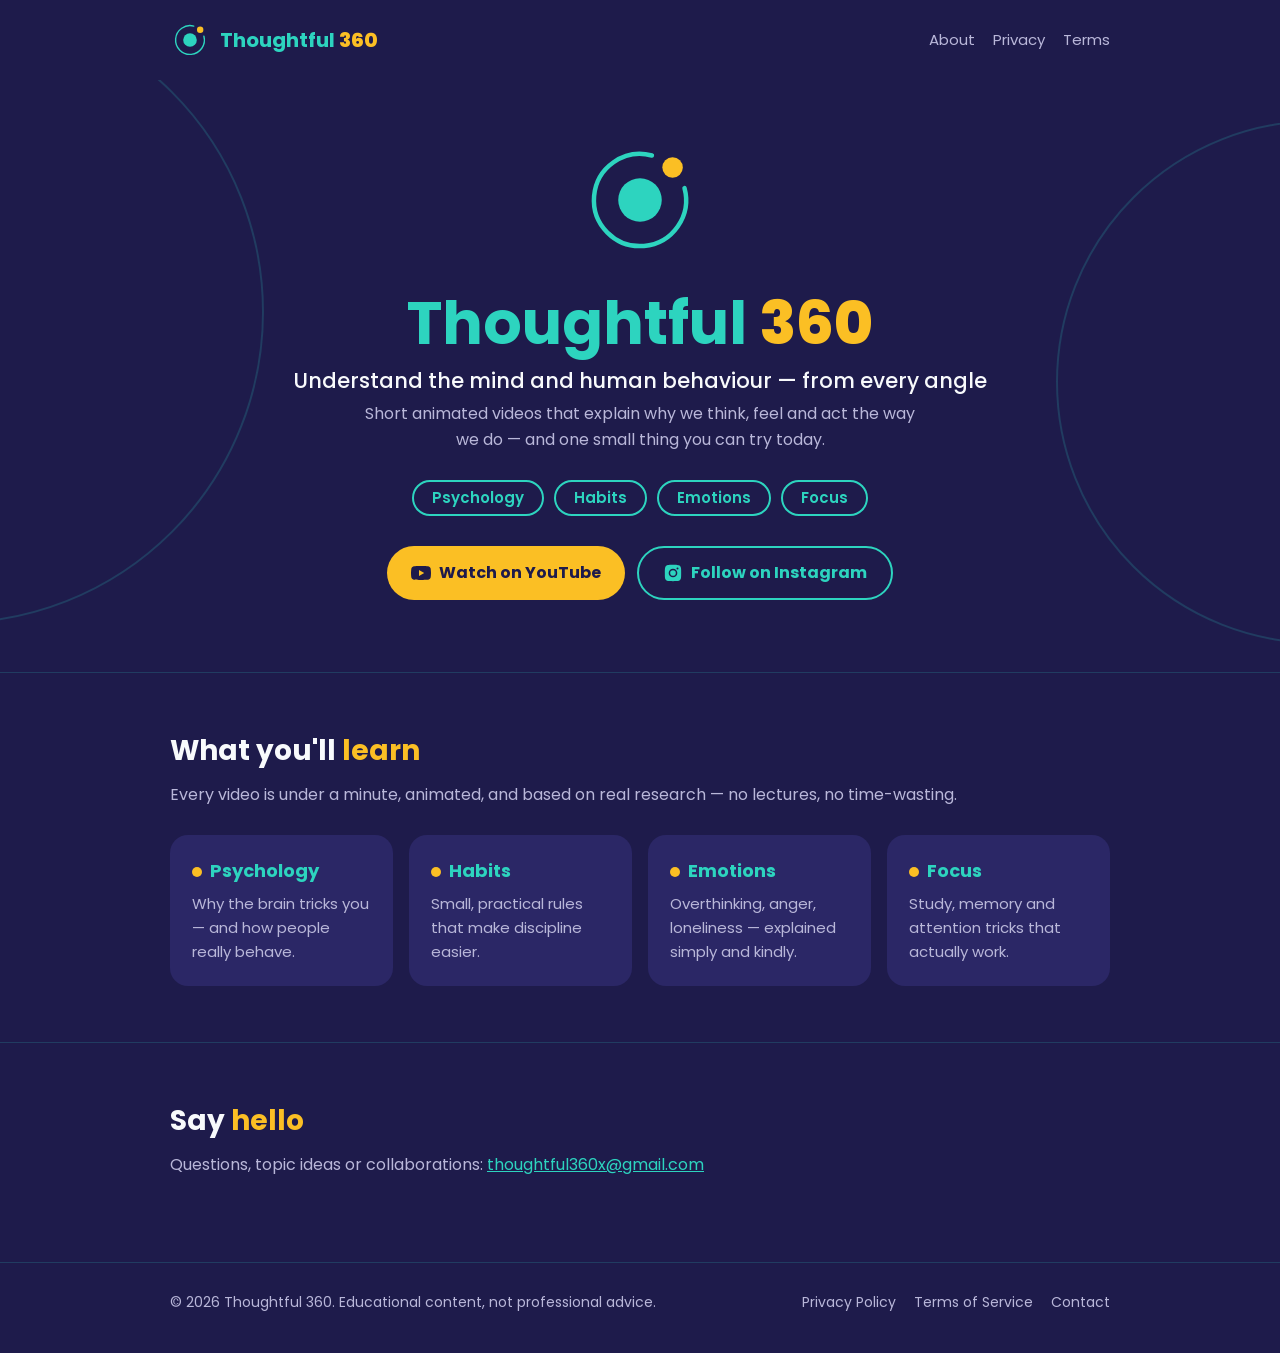
<file: index.html>
<!doctype html>
<html lang="en">
<head>
<meta charset="utf-8">
<meta name="viewport" content="width=device-width, initial-scale=1">
<title>Thoughtful 360 — Psychology, simply explained</title>
<meta name="description" content="Short animated videos on psychology, habits, emotions and focus. Understand the mind and human behaviour from every angle.">
<meta property="og:title" content="Thoughtful 360">
<meta property="og:description" content="Understand the mind and human behaviour from every angle. Short animated psychology videos.">
<meta property="og:image" content="assets/og.png">
<meta property="og:type" content="website">
<meta name="theme-color" content="#1E1B4B">
<link rel="icon" href="assets/favicon.svg" type="image/svg+xml">
<link rel="apple-touch-icon" href="assets/apple-touch-icon.png">
<link rel="preconnect" href="https://fonts.googleapis.com">
<link rel="preconnect" href="https://fonts.gstatic.com" crossorigin>
<link href="https://fonts.googleapis.com/css2?family=Poppins:wght@500;600;700;800&display=swap" rel="stylesheet">
<link rel="stylesheet" href="assets/style.css">
</head>
<body>
<header class="top">
  <div class="wrap">
    <a class="brand" href="./"><img src="assets/icon.svg" alt=""><span>Thoughtful <b>360</b></span></a>
    <nav><a href="#about">About</a><a href="privacy.html">Privacy</a><a href="terms.html">Terms</a></nav>
  </div>
</header>

<main>
  <section class="hero">
    <div class="wrap">
      <img class="mark" src="assets/icon.svg" alt="Thoughtful 360 logo">
      <h1>Thoughtful <b>360</b></h1>
      <p class="tagline">Understand the mind and human behaviour — from every angle</p>
      <p class="sub">Short animated videos that explain why we think, feel and act the way we do — and one small thing you can try today.</p>
      <div class="tags"><span>Psychology</span><span>Habits</span><span>Emotions</span><span>Focus</span></div>
      <div class="cta">
        <a class="btn primary" href="https://www.youtube.com/@thoughtful360x" target="_blank" rel="noopener">
          <svg viewBox="0 0 24 24" aria-hidden="true"><path d="M23.5 6.2a3 3 0 0 0-2.1-2.1C19.5 3.6 12 3.6 12 3.6s-7.5 0-9.4.5A3 3 0 0 0 .5 6.2 31 31 0 0 0 0 12a31 31 0 0 0 .5 5.8 3 3 0 0 0 2.1 2.1c1.9.5 9.4.5 9.4.5s7.5 0 9.4-.5a3 3 0 0 0 2.1-2.1A31 31 0 0 0 24 12a31 31 0 0 0-.5-5.8zM9.6 15.6V8.4l6.3 3.6-6.3 3.6z"/></svg>
          Watch on YouTube</a>
        <a class="btn ghost" href="https://www.instagram.com/thoughtful360x" target="_blank" rel="noopener">
          <svg viewBox="0 0 24 24" aria-hidden="true"><path d="M12 2.2c3.2 0 3.6 0 4.8.1 1.2.1 1.8.2 2.2.4.6.2 1 .5 1.4.9.4.4.7.8.9 1.4.2.4.4 1 .4 2.2.1 1.3.1 1.6.1 4.8s0 3.6-.1 4.8c-.1 1.2-.2 1.8-.4 2.2-.2.6-.5 1-.9 1.4-.4.4-.8.7-1.4.9-.4.2-1 .4-2.2.4-1.3.1-1.6.1-4.8.1s-3.6 0-4.8-.1c-1.2-.1-1.8-.2-2.2-.4-.6-.2-1-.5-1.4-.9-.4-.4-.7-.8-.9-1.4-.2-.4-.4-1-.4-2.2C2.2 15.6 2.2 15.2 2.2 12s0-3.6.1-4.8c.1-1.2.2-1.8.4-2.2.2-.6.5-1 .9-1.4.4-.4.8-.7 1.4-.9.4-.2 1-.4 2.2-.4C8.4 2.2 8.8 2.2 12 2.2zm0 4.6a5.2 5.2 0 1 0 0 10.4 5.2 5.2 0 0 0 0-10.4zm0 8.6a3.4 3.4 0 1 1 0-6.8 3.4 3.4 0 0 1 0 6.8zm5.4-9.9a1.2 1.2 0 1 0 0 2.4 1.2 1.2 0 0 0 0-2.4z"/></svg>
          Follow on Instagram</a>
      </div>
    </div>
  </section>

  <section class="block" id="about">
    <div class="wrap">
      <h2>What you'll <em>learn</em></h2>
      <p>Every video is under a minute, animated, and based on real research — no lectures, no time-wasting.</p>
      <div class="grid">
        <div class="card"><h3><span class="dot"></span>Psychology</h3><p>Why the brain tricks you — and how people really behave.</p></div>
        <div class="card"><h3><span class="dot"></span>Habits</h3><p>Small, practical rules that make discipline easier.</p></div>
        <div class="card"><h3><span class="dot"></span>Emotions</h3><p>Overthinking, anger, loneliness — explained simply and kindly.</p></div>
        <div class="card"><h3><span class="dot"></span>Focus</h3><p>Study, memory and attention tricks that actually work.</p></div>
      </div>
    </div>
  </section>

  <section class="block">
    <div class="wrap">
      <h2>Say <em>hello</em></h2>
      <p>Questions, topic ideas or collaborations: <a href="mailto:thoughtful360x@gmail.com">thoughtful360x@gmail.com</a></p>
    </div>
  </section>
</main>

<footer>
  <div class="wrap">
    <span>© <span id="y">2026</span> Thoughtful 360. Educational content, not professional advice.</span>
    <nav><a href="privacy.html">Privacy Policy</a><a href="terms.html">Terms of Service</a><a href="mailto:thoughtful360x@gmail.com">Contact</a></nav>
  </div>
</footer>
<script>document.getElementById("y").textContent = new Date().getFullYear();</script>
</body>
</html>
</file>
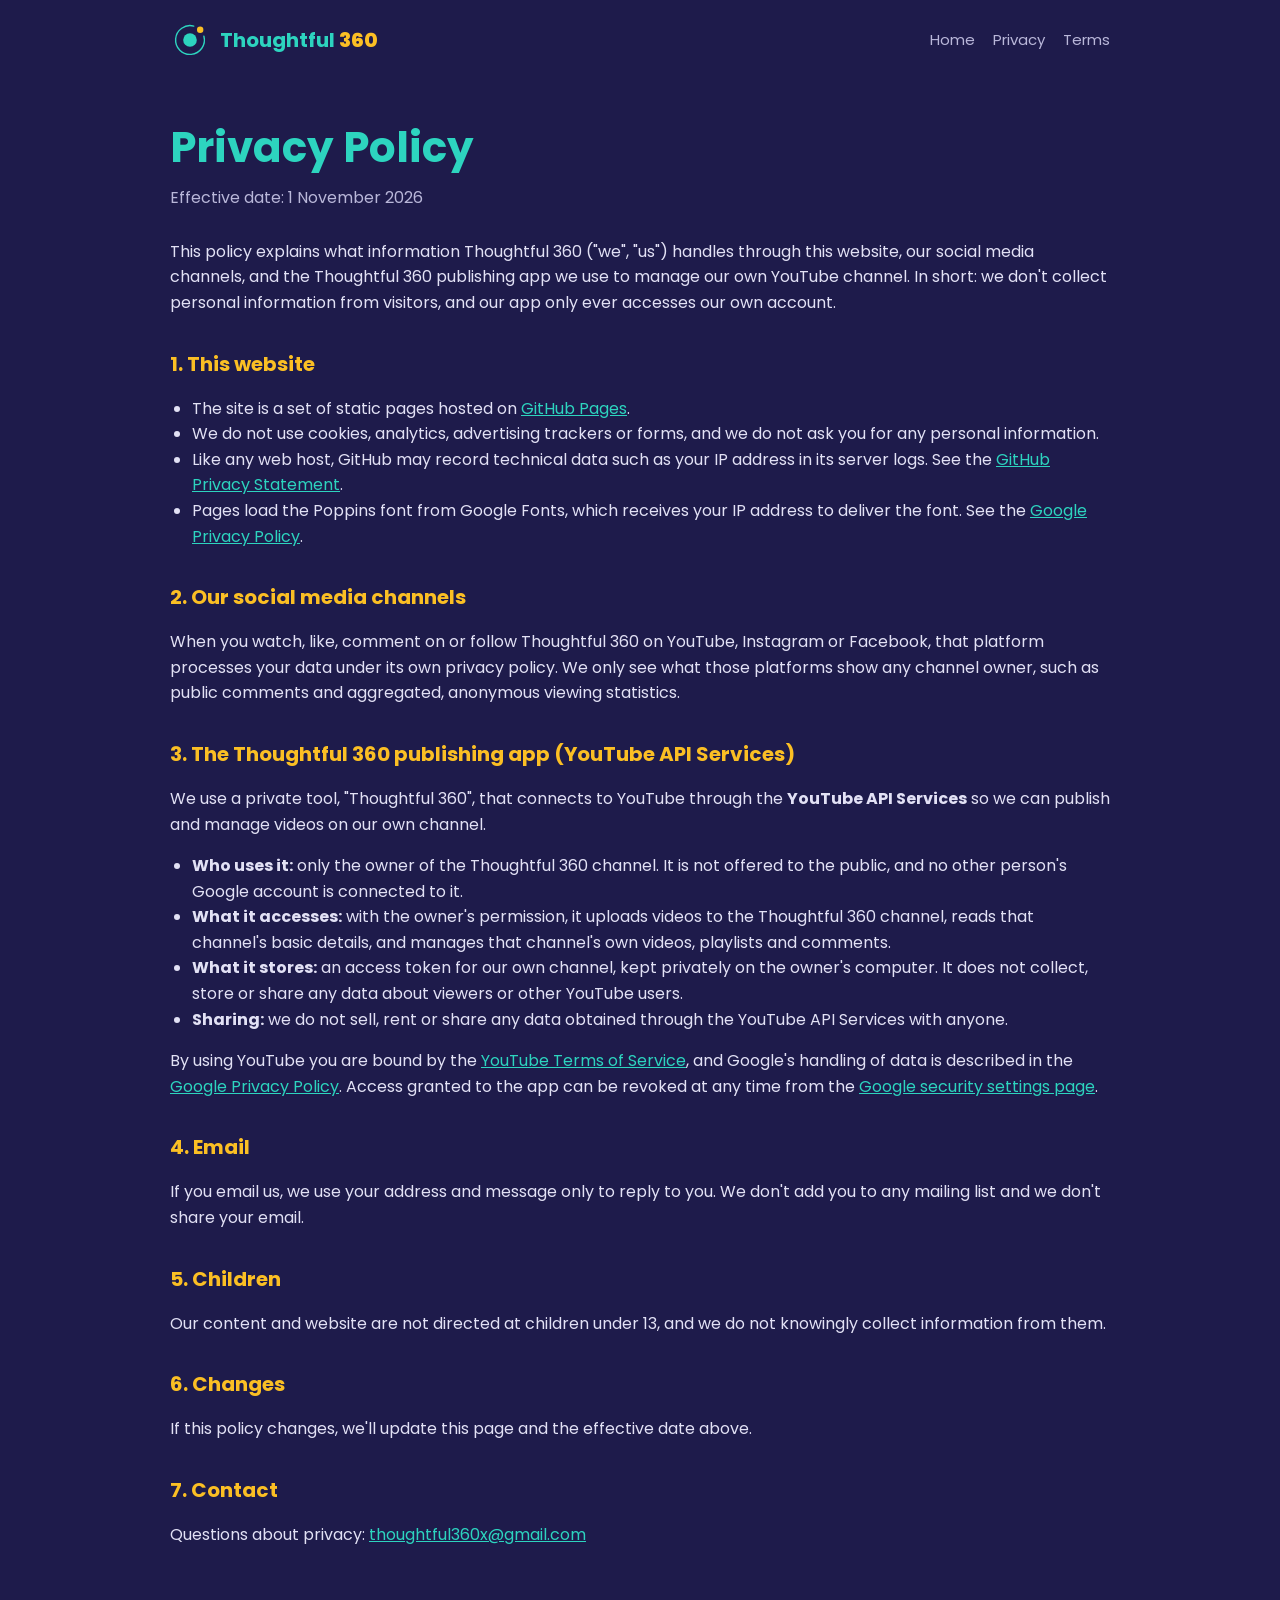
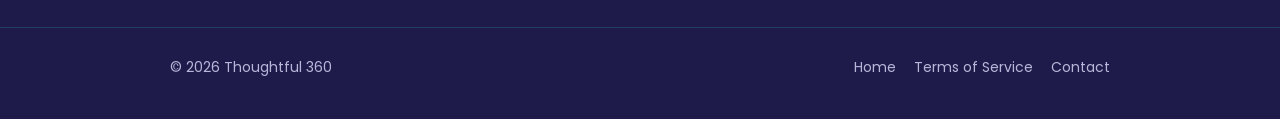
<file: privacy.html>
<!doctype html>
<html lang="en">
<head>
<meta charset="utf-8">
<meta name="viewport" content="width=device-width, initial-scale=1">
<title>Privacy Policy — Thoughtful 360</title>
<meta name="description" content="How Thoughtful 360 handles information on its website, social channels and publishing app.">
<meta name="theme-color" content="#1E1B4B">
<link rel="icon" href="assets/favicon.svg" type="image/svg+xml">
<link rel="preconnect" href="https://fonts.googleapis.com">
<link rel="preconnect" href="https://fonts.gstatic.com" crossorigin>
<link href="https://fonts.googleapis.com/css2?family=Poppins:wght@500;600;700;800&display=swap" rel="stylesheet">
<link rel="stylesheet" href="assets/style.css">
</head>
<body>
<header class="top">
  <div class="wrap">
    <a class="brand" href="./"><img src="assets/icon.svg" alt=""><span>Thoughtful <b>360</b></span></a>
    <nav><a href="./">Home</a><a href="privacy.html">Privacy</a><a href="terms.html">Terms</a></nav>
  </div>
</header>

<main class="legal">
  <div class="wrap">
    <h1>Privacy Policy</h1>
    <p class="date">Effective date: 1 November 2026</p>

    <p>This policy explains what information Thoughtful 360 ("we", "us") handles through this website, our social media
      channels, and the Thoughtful 360 publishing app we use to manage our own YouTube channel. In short: we don't
      collect personal information from visitors, and our app only ever accesses our own account.</p>

    <h2>1. This website</h2>
    <ul>
      <li>The site is a set of static pages hosted on <a href="https://pages.github.com/" target="_blank" rel="noopener">GitHub Pages</a>.</li>
      <li>We do not use cookies, analytics, advertising trackers or forms, and we do not ask you for any personal information.</li>
      <li>Like any web host, GitHub may record technical data such as your IP address in its server logs. See the
        <a href="https://docs.github.com/en/site-policy/privacy-policies/github-general-privacy-statement" target="_blank" rel="noopener">GitHub Privacy Statement</a>.</li>
      <li>Pages load the Poppins font from Google Fonts, which receives your IP address to deliver the font. See the
        <a href="https://policies.google.com/privacy" target="_blank" rel="noopener">Google Privacy Policy</a>.</li>
    </ul>

    <h2>2. Our social media channels</h2>
    <p>When you watch, like, comment on or follow Thoughtful 360 on YouTube, Instagram or Facebook, that platform
      processes your data under its own privacy policy. We only see what those platforms show any channel owner, such as
      public comments and aggregated, anonymous viewing statistics.</p>

    <h2>3. The Thoughtful 360 publishing app (YouTube API Services)</h2>
    <p>We use a private tool, "Thoughtful 360", that connects to YouTube through the
      <strong>YouTube API Services</strong> so we can publish and manage videos on our own channel.</p>
    <ul>
      <li><strong>Who uses it:</strong> only the owner of the Thoughtful 360 channel. It is not offered to the public, and no other person's Google account is connected to it.</li>
      <li><strong>What it accesses:</strong> with the owner's permission, it uploads videos to the Thoughtful 360 channel, reads that channel's basic details, and manages that channel's own videos, playlists and comments.</li>
      <li><strong>What it stores:</strong> an access token for our own channel, kept privately on the owner's computer. It does not collect, store or share any data about viewers or other YouTube users.</li>
      <li><strong>Sharing:</strong> we do not sell, rent or share any data obtained through the YouTube API Services with anyone.</li>
    </ul>
    <p>By using YouTube you are bound by the <a href="https://www.youtube.com/t/terms" target="_blank" rel="noopener">YouTube Terms of Service</a>,
      and Google's handling of data is described in the <a href="https://policies.google.com/privacy" target="_blank" rel="noopener">Google Privacy Policy</a>.
      Access granted to the app can be revoked at any time from the
      <a href="https://security.google.com/settings/security/permissions" target="_blank" rel="noopener">Google security settings page</a>.</p>

    <h2>4. Email</h2>
    <p>If you email us, we use your address and message only to reply to you. We don't add you to any mailing list and we don't share your email.</p>

    <h2>5. Children</h2>
    <p>Our content and website are not directed at children under 13, and we do not knowingly collect information from them.</p>

    <h2>6. Changes</h2>
    <p>If this policy changes, we'll update this page and the effective date above.</p>

    <h2>7. Contact</h2>
    <p>Questions about privacy: <a href="mailto:thoughtful360x@gmail.com">thoughtful360x@gmail.com</a></p>
  </div>
</main>

<footer>
  <div class="wrap">
    <span>© 2026 Thoughtful 360</span>
    <nav><a href="./">Home</a><a href="terms.html">Terms of Service</a><a href="mailto:thoughtful360x@gmail.com">Contact</a></nav>
  </div>
</footer>
</body>
</html>
</file>
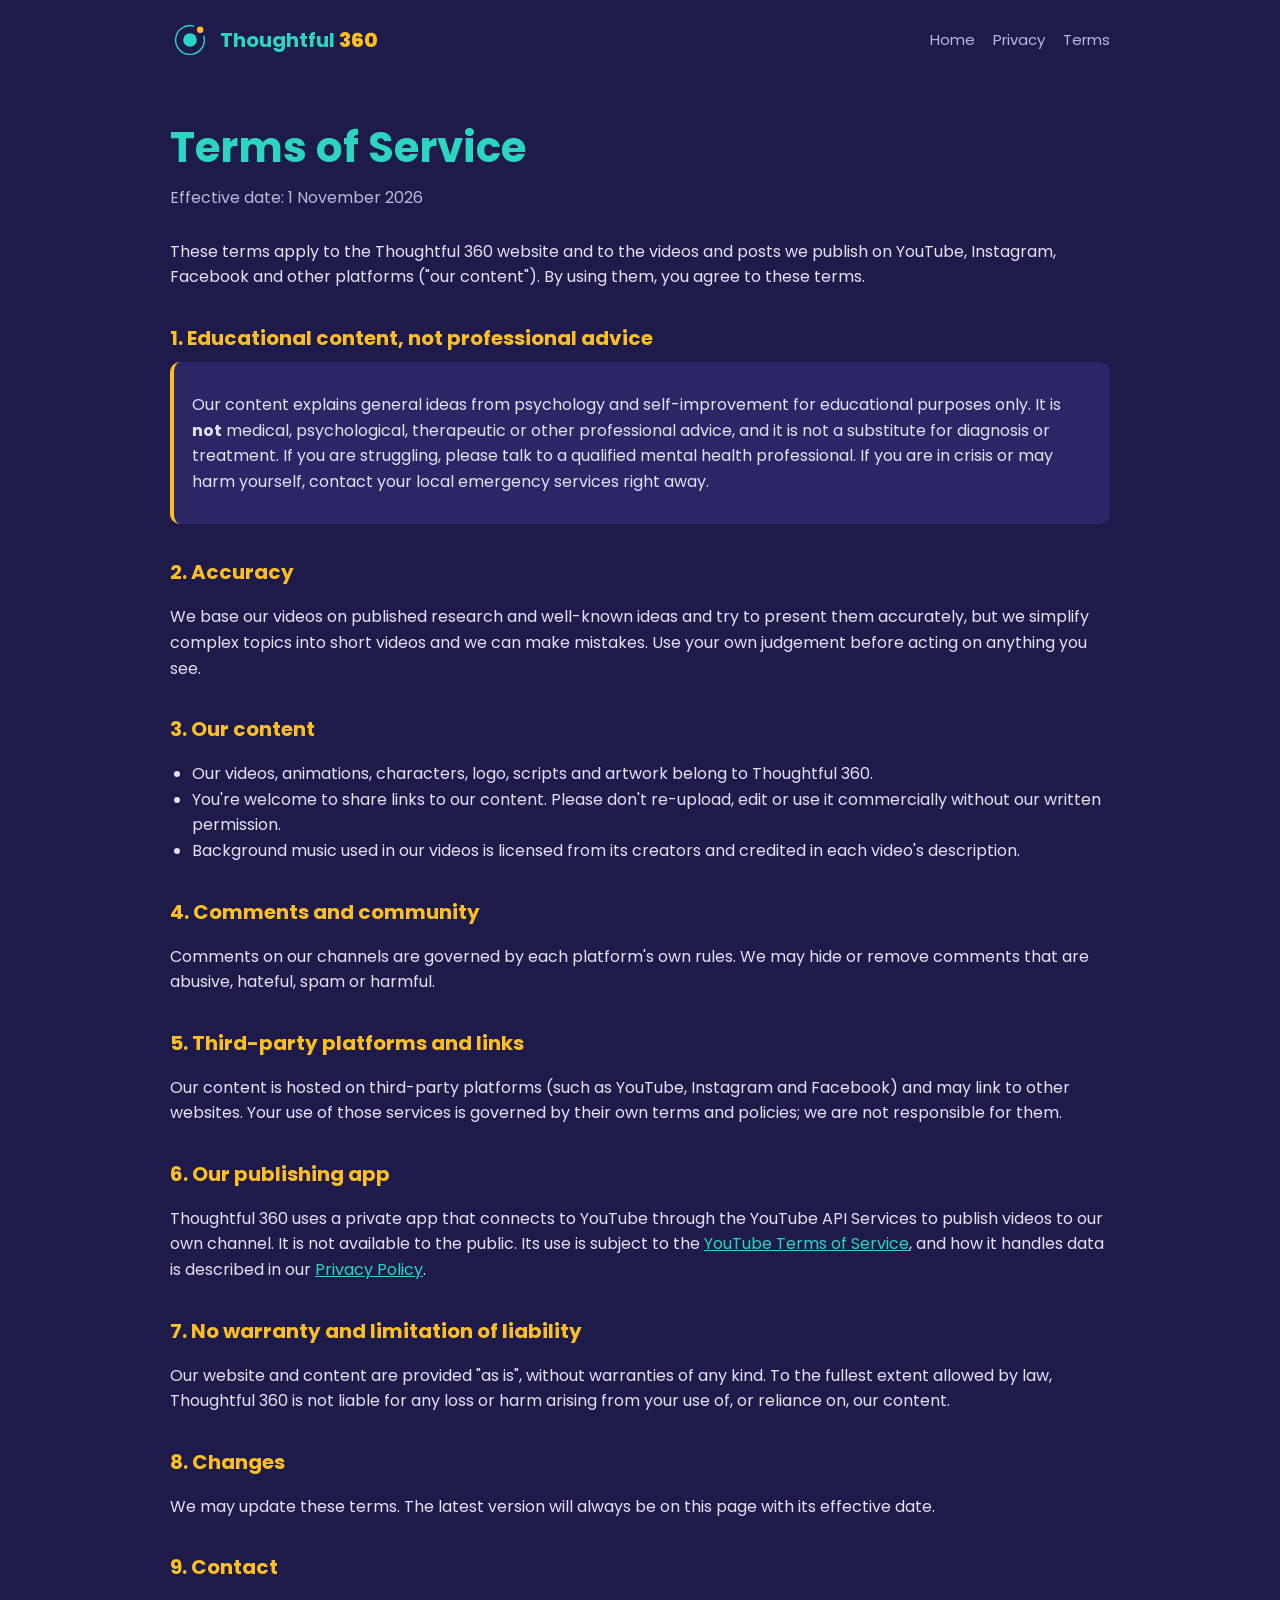
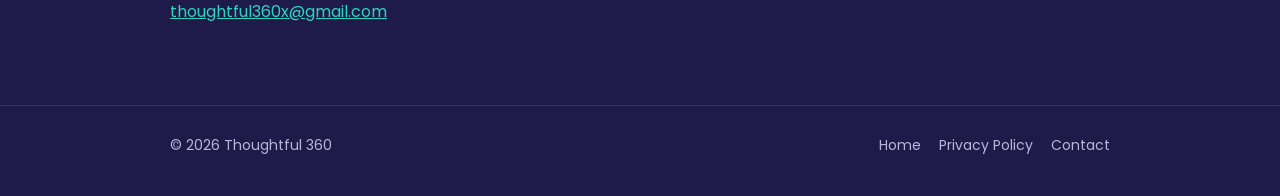
<file: terms.html>
<!doctype html>
<html lang="en">
<head>
<meta charset="utf-8">
<meta name="viewport" content="width=device-width, initial-scale=1">
<title>Terms of Service — Thoughtful 360</title>
<meta name="description" content="Terms for using the Thoughtful 360 website and content.">
<meta name="theme-color" content="#1E1B4B">
<link rel="icon" href="assets/favicon.svg" type="image/svg+xml">
<link rel="preconnect" href="https://fonts.googleapis.com">
<link rel="preconnect" href="https://fonts.gstatic.com" crossorigin>
<link href="https://fonts.googleapis.com/css2?family=Poppins:wght@500;600;700;800&display=swap" rel="stylesheet">
<link rel="stylesheet" href="assets/style.css">
</head>
<body>
<header class="top">
  <div class="wrap">
    <a class="brand" href="./"><img src="assets/icon.svg" alt=""><span>Thoughtful <b>360</b></span></a>
    <nav><a href="./">Home</a><a href="privacy.html">Privacy</a><a href="terms.html">Terms</a></nav>
  </div>
</header>

<main class="legal">
  <div class="wrap">
    <h1>Terms of Service</h1>
    <p class="date">Effective date: 1 November 2026</p>

    <p>These terms apply to the Thoughtful 360 website and to the videos and posts we publish on YouTube, Instagram,
      Facebook and other platforms ("our content"). By using them, you agree to these terms.</p>

    <h2>1. Educational content, not professional advice</h2>
    <div class="note">
      <p>Our content explains general ideas from psychology and self-improvement for educational purposes only. It is
        <strong>not</strong> medical, psychological, therapeutic or other professional advice, and it is not a substitute
        for diagnosis or treatment. If you are struggling, please talk to a qualified mental health professional. If you
        are in crisis or may harm yourself, contact your local emergency services right away.</p>
    </div>

    <h2>2. Accuracy</h2>
    <p>We base our videos on published research and well-known ideas and try to present them accurately, but we simplify
      complex topics into short videos and we can make mistakes. Use your own judgement before acting on anything you see.</p>

    <h2>3. Our content</h2>
    <ul>
      <li>Our videos, animations, characters, logo, scripts and artwork belong to Thoughtful 360.</li>
      <li>You're welcome to share links to our content. Please don't re-upload, edit or use it commercially without our written permission.</li>
      <li>Background music used in our videos is licensed from its creators and credited in each video's description.</li>
    </ul>

    <h2>4. Comments and community</h2>
    <p>Comments on our channels are governed by each platform's own rules. We may hide or remove comments that are abusive,
      hateful, spam or harmful.</p>

    <h2>5. Third-party platforms and links</h2>
    <p>Our content is hosted on third-party platforms (such as YouTube, Instagram and Facebook) and may link to other
      websites. Your use of those services is governed by their own terms and policies; we are not responsible for them.</p>

    <h2>6. Our publishing app</h2>
    <p>Thoughtful 360 uses a private app that connects to YouTube through the YouTube API Services to publish videos to
      our own channel. It is not available to the public. Its use is subject to the
      <a href="https://www.youtube.com/t/terms" target="_blank" rel="noopener">YouTube Terms of Service</a>, and how it
      handles data is described in our <a href="privacy.html">Privacy Policy</a>.</p>

    <h2>7. No warranty and limitation of liability</h2>
    <p>Our website and content are provided "as is", without warranties of any kind. To the fullest extent allowed by law,
      Thoughtful 360 is not liable for any loss or harm arising from your use of, or reliance on, our content.</p>

    <h2>8. Changes</h2>
    <p>We may update these terms. The latest version will always be on this page with its effective date.</p>

    <h2>9. Contact</h2>
    <p><a href="mailto:thoughtful360x@gmail.com">thoughtful360x@gmail.com</a></p>
  </div>
</main>

<footer>
  <div class="wrap">
    <span>© 2026 Thoughtful 360</span>
    <nav><a href="./">Home</a><a href="privacy.html">Privacy Policy</a><a href="mailto:thoughtful360x@gmail.com">Contact</a></nav>
  </div>
</footer>
</body>
</html>
</file>
<file: assets/style.css>
:root {
  --indigo: #1E1B4B;
  --indigo-2: #2B2766;
  --ink: #0B0A1F;
  --teal: #2DD4BF;
  --teal-deep: #14B8A6;
  --amber: #FBBF24;
  --snow: #F8FAFC;
  --muted: #B9B7D9;
  --line: rgba(45, 212, 191, 0.18);
}

* { box-sizing: border-box; }
html { -webkit-text-size-adjust: 100%; }
body {
  margin: 0;
  background: var(--indigo);
  color: var(--snow);
  font-family: Poppins, "Segoe UI", system-ui, sans-serif;
  line-height: 1.6;
}
a { color: var(--teal); }
a:hover { color: var(--amber); }
.wrap { max-width: 980px; margin: 0 auto; padding: 0 20px; }

/* header */
.top { padding: 20px 0; }
.top .wrap { display: flex; align-items: center; justify-content: space-between; gap: 16px; }
.brand { display: flex; align-items: center; gap: 10px; text-decoration: none; color: var(--teal); font-weight: 700; font-size: 20px; }
.brand img { width: 40px; height: 40px; }
.brand b { color: var(--amber); font-weight: 800; }
.top nav { display: flex; gap: 18px; font-size: 15px; }
.top nav a { color: var(--muted); text-decoration: none; }
.top nav a:hover { color: var(--snow); }

/* hero */
.hero { position: relative; overflow: hidden; padding: 56px 0 72px; text-align: center; }
.hero::before, .hero::after {
  content: ""; position: absolute; border-radius: 50%; border: 2px solid var(--line); pointer-events: none;
}
.hero::before { width: 620px; height: 620px; left: -360px; top: -80px; }
.hero::after { width: 520px; height: 520px; right: -300px; top: 40px; }
.hero .mark { width: 128px; height: 128px; }
.hero h1 { margin: 18px 0 6px; font-size: clamp(36px, 7vw, 60px); line-height: 1.1; color: var(--teal); font-weight: 700; }
.hero h1 b { color: var(--amber); font-weight: 800; }
.tagline { font-size: clamp(17px, 3.4vw, 21px); font-weight: 500; margin: 8px 0 4px; }
.sub { color: var(--muted); max-width: 560px; margin: 0 auto 28px; }
.tags { display: flex; flex-wrap: wrap; justify-content: center; gap: 10px; margin-bottom: 30px; }
.tags span { border: 2px solid var(--teal); color: var(--teal); border-radius: 40px; padding: 4px 18px; font-weight: 600; font-size: 15px; }
.cta { display: flex; flex-wrap: wrap; justify-content: center; gap: 12px; }
.btn {
  display: inline-flex; align-items: center; gap: 8px; padding: 12px 24px; border-radius: 40px;
  font-weight: 700; text-decoration: none; font-size: 16px; transition: transform .15s;
}
.btn:hover { transform: translateY(-2px); }
.btn.primary { background: var(--amber); color: var(--indigo); }
.btn.ghost { border: 2px solid var(--teal); color: var(--teal); }
.btn svg { width: 20px; height: 20px; fill: currentColor; }

/* sections */
section.block { padding: 56px 0; border-top: 1px solid var(--line); }
section.block h2 { font-size: 28px; margin: 0 0 8px; }
section.block h2 em { font-style: normal; color: var(--amber); }
section.block > .wrap > p { color: var(--muted); margin: 0 0 28px; }
.grid { display: grid; grid-template-columns: repeat(auto-fit, minmax(200px, 1fr)); gap: 16px; }
.card { background: var(--indigo-2); border-radius: 18px; padding: 22px; }
.card h3 { margin: 0 0 6px; color: var(--teal); font-size: 18px; }
.card p { margin: 0; color: var(--muted); font-size: 15px; }
.dot { display: inline-block; width: 10px; height: 10px; border-radius: 50%; background: var(--amber); margin-right: 8px; }

/* legal pages */
.legal { padding: 24px 0 64px; }
.legal h1 { color: var(--teal); font-size: clamp(30px, 6vw, 42px); margin: 10px 0 4px; }
.legal .date { color: var(--muted); margin: 0 0 28px; }
.legal h2 { font-size: 20px; color: var(--amber); margin: 32px 0 8px; }
.legal p, .legal li { color: #E2E1F5; }
.legal ul { padding-left: 22px; }
.note { background: var(--indigo-2); border-left: 4px solid var(--amber); padding: 14px 18px; border-radius: 10px; }

/* footer */
footer { border-top: 1px solid var(--line); padding: 28px 0 40px; color: var(--muted); font-size: 14px; }
footer .wrap { display: flex; flex-wrap: wrap; justify-content: space-between; gap: 12px; }
footer nav { display: flex; flex-wrap: wrap; gap: 18px; }
footer a { color: var(--muted); text-decoration: none; }
footer a:hover { color: var(--teal); }

@media (max-width: 560px) {
  .top nav { gap: 12px; font-size: 14px; }
  .brand span { display: none; }
  .hero { padding: 36px 0 56px; }
}
</file>
